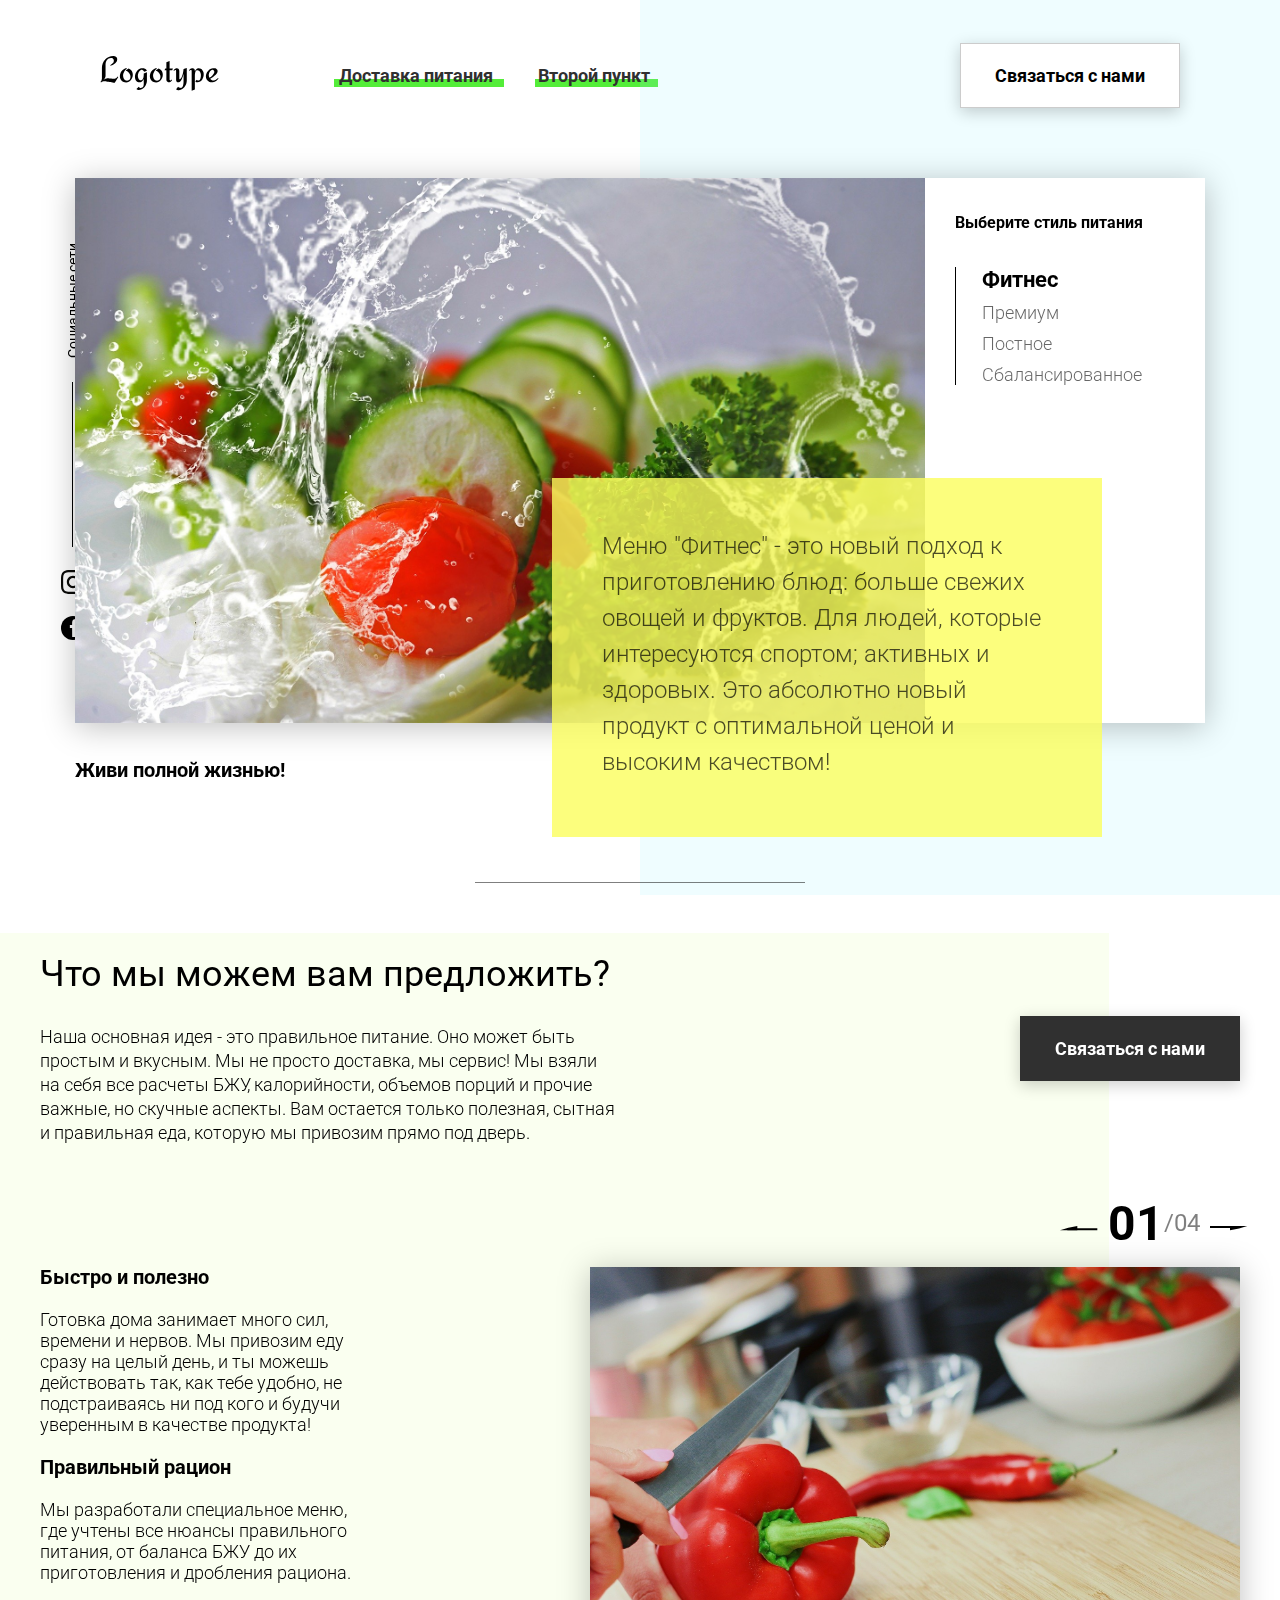
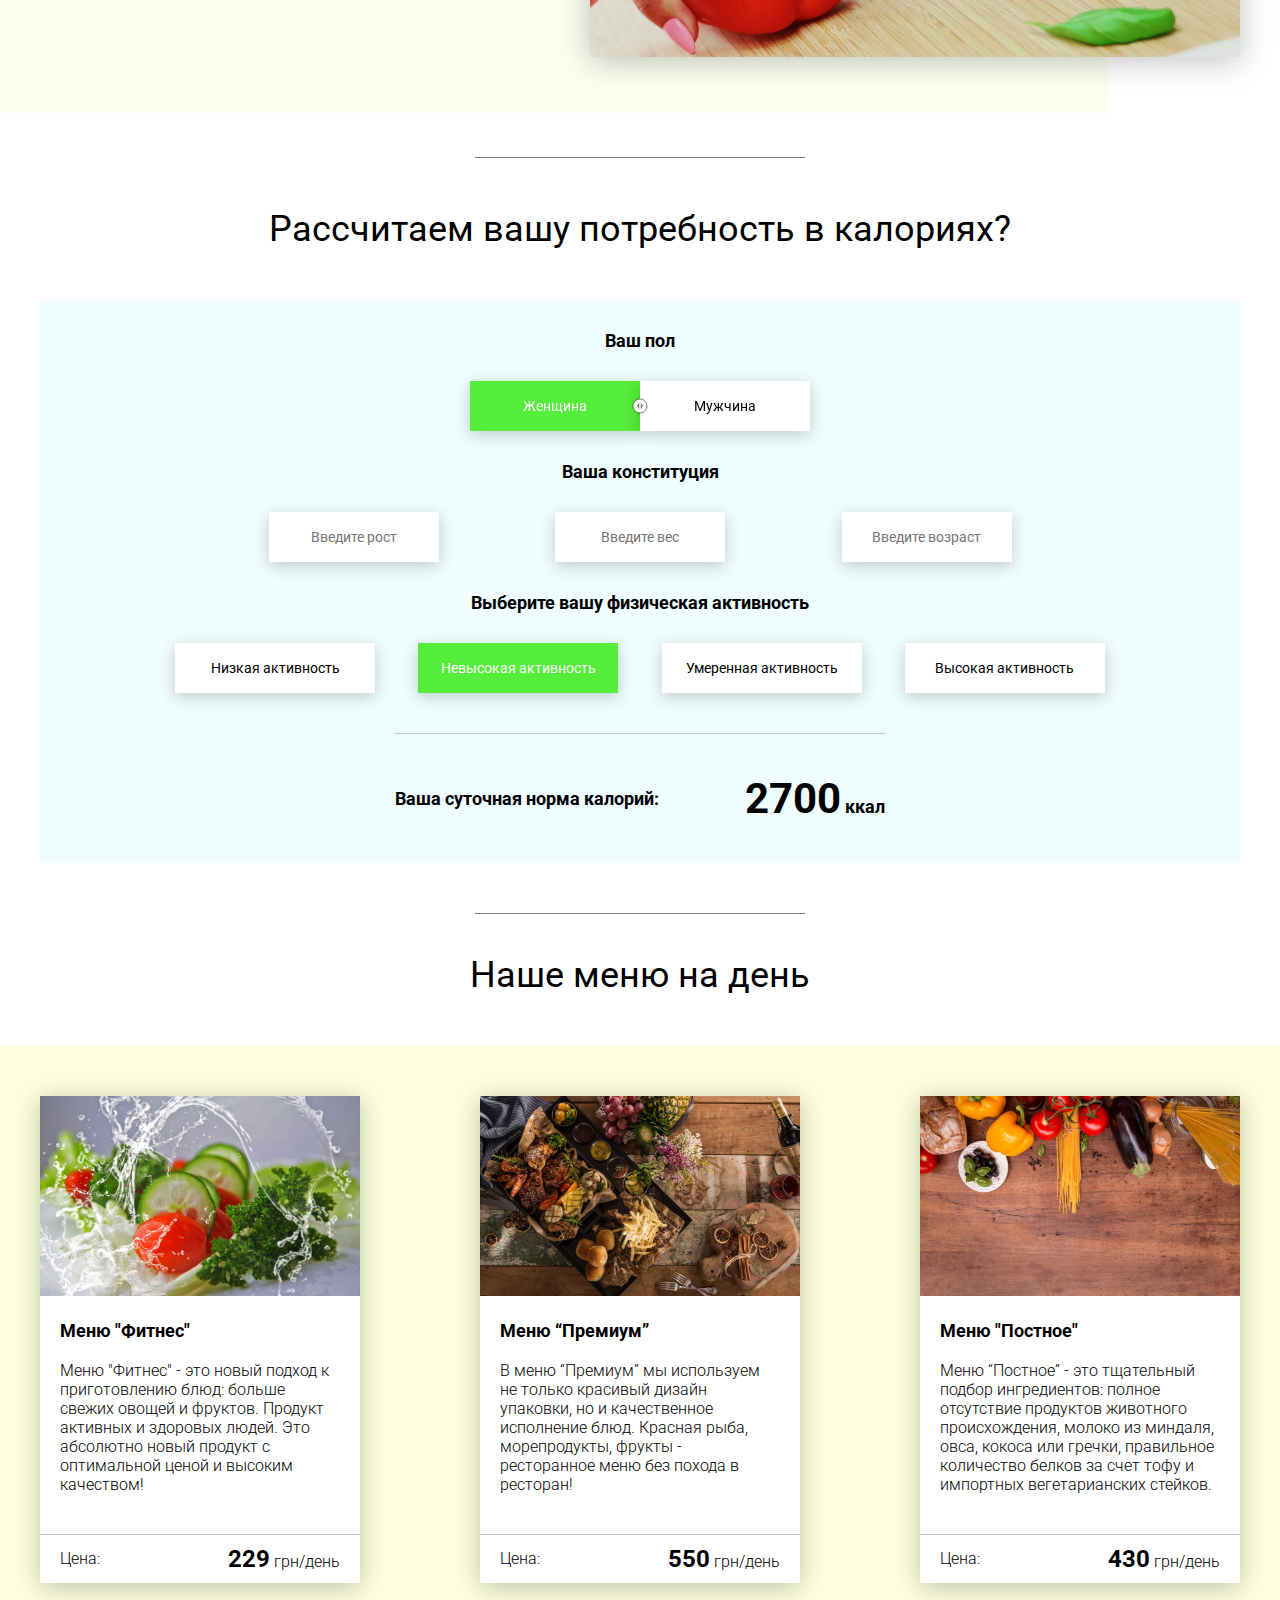
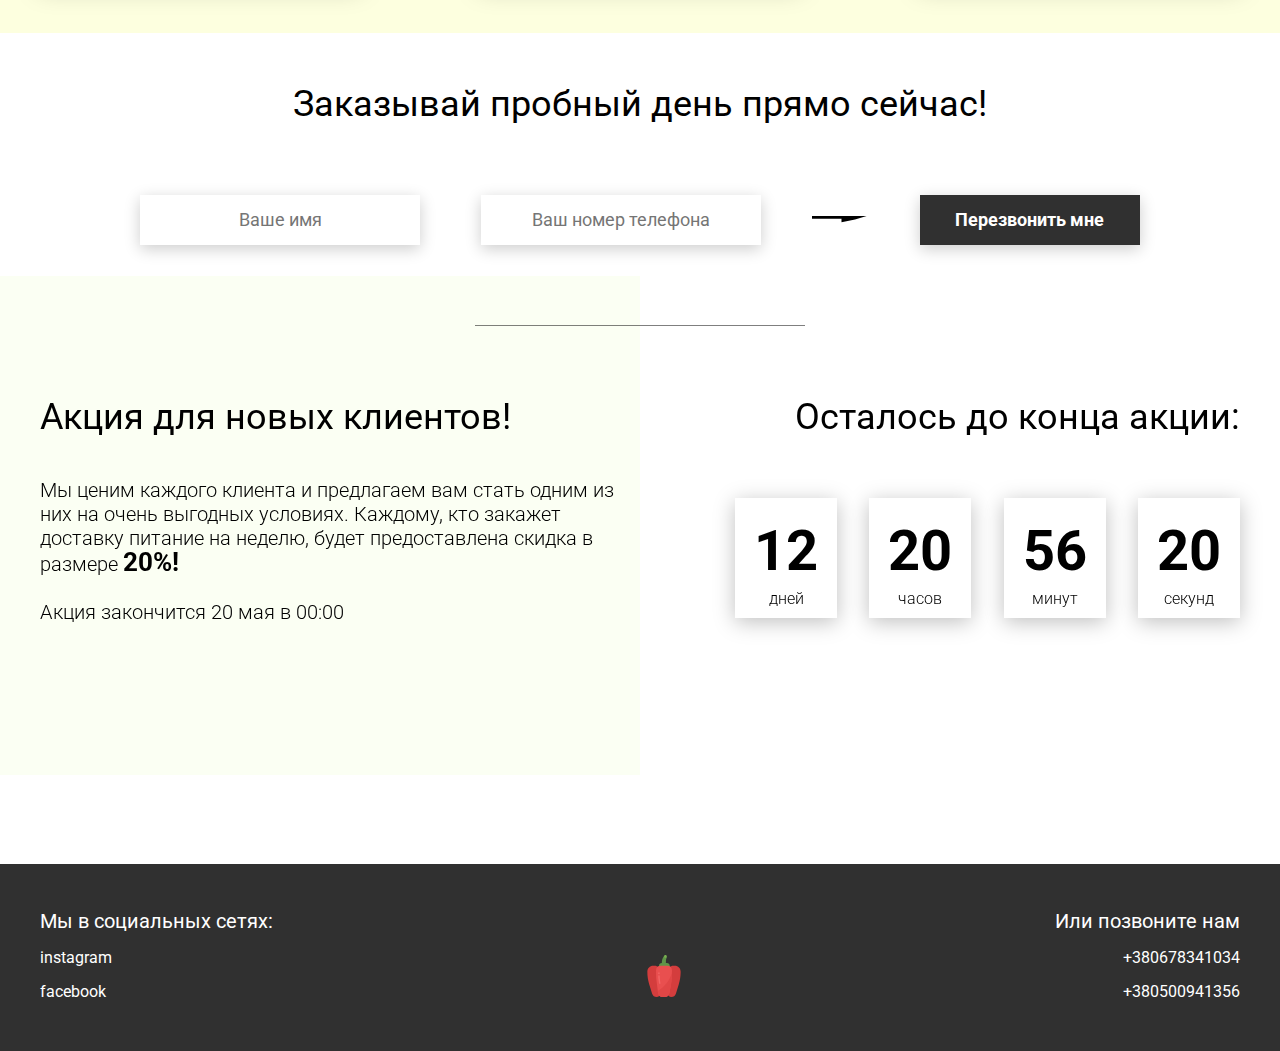
<file: Food_dist/index.html>
<!DOCTYPE html>
<html lang="en">
<head>
    <meta charset="UTF-8">
    <meta name="viewport" content="width=device-width, initial-scale=1.0">
    <title>Food</title>
    <link rel="stylesheet" href="./css/style.css">
</head>
<body>
    <header class="header">
        <div class="header__left-block">
            <div class="header__logo">
                <img src="icons/logo.svg" alt="Логотип">
            </div>
            <nav class="header__links">
                <a href="#delivery" class="header__link">Доставка питания</a>
                <a href="#secontPoint" class="header__link">Второй пункт</a>
            </nav>
        </div>
        <div class="header__right-block">
            <button data-modal class="btn btn_white">Связаться с нами</button>
        </div>
    </header>
    <div class="sidepanel">
        <div class="sidepanel__text"><span>Социальные сети</span></div>
        <div class="sidepanel__divider"></div>
        <a href="#" class="sidepanel__icon">
            <img src="icons/instagram.svg" alt="instagram">
        </a>
        <a href="#" class="sidepanel__icon">
            <img src="icons/facebook.svg" alt="facebook">
        </a>
    </div>

    <div class="preview">
        <div class="bgc_blue"></div>
        <div class="container">
            <div class="tabcontainer">
                <div class="tabcontent">
                    <img src="img/tabs/vegy.jpg" alt="vegy">
                    <div class="tabcontent__descr">
                        Меню "Фитнес" - это новый подход к приготовлению блюд: больше свежих овощей и фруктов. Для людей, которые интересуются спортом; активных и здоровых. Это абсолютно новый продукт с оптимальной ценой и высоким качеством!
                    </div>
                </div>
                <div class="tabcontent">
                    <img src="img/tabs/elite.jpg" alt="elite">
                    <div class="tabcontent__descr">
                        Меню “Премиум” - мы используем не только красивый дизайн упаковки, но и качественное исполнение блюд. Красная рыба, морепродукты, фрукты - ресторанное меню без похода в ресторан!                                     
                    </div>
                </div>
                <div class="tabcontent">
                    <img src="img/tabs/post.jpg" alt="post">
                    <div class="tabcontent__descr">
                        Наше специальное “Постное меню” - это тщательный подбор ингредиентов: полное отсутствие продуктов животного происхождения. Полная гармония с собой и природой в каждом элементе! Все будет Ом!                                     
                    </div>
                </div>
                <div class="tabcontent">
                    <img src="img/tabs/vegy.jpg" alt="vegy">
                    <div class="tabcontent__descr">
                        Меню "Сбалансированное" - это соответствие вашего рациона всем научным рекомендациям. Мы тщательно просчитываем вашу потребность в к/б/ж/у и создаем лучшие блюда для вас.
                    </div>
                </div>
                <div class="tabheader">
                    <h3>Выберите стиль питания</h3>
                    <div class="tabheader__items">
                        <div data-type="0" class="tabheader__item tabheader__item_active">Фитнес</div>
                        <div data-type="1" class="tabheader__item">Премиум</div>
                        <div data-type="2" class="tabheader__item">Постное</div>
                        <div data-type="3" class="tabheader__item">Сбалансированное</div>
                    </div>
                </div>
            </div>
            <div class="preview__life">Живи полной жизнью!</div>
        </div>
    </div>

    <div class="divider"></div>

    <div class="offer" id="secontPoint" >
        <div class="bgc_y"></div>
        <div class="container">
            <div class="offer__text">
                <h2 class="title">Что мы можем вам предложить?</h2>
                <div class="offer__descr">
                    Наша основная идея - это правильное питание. Оно может быть простым и вкусным. Мы не просто доставка, мы сервис! Мы взяли на себя все расчеты БЖУ, калорийности, объемов порций и прочие важные, но скучные аспекты. Вам остается только полезная, сытная и правильная еда, которую мы привозим прямо под дверь.
                </div>
            </div>
            <div class="offer__action">
                <button class="btn btn_dark">Связаться с нами</button>
            </div>
        </div>
        <div class="container">
            <div class="offer__advantages">
                <h2>Быстро и полезно</h2>
                <div class="offer__advantages-text">
                    Готовка дома занимает много сил, времени и нервов. Мы привозим еду сразу на целый день, и ты можешь действовать так, как тебе удобно, не подстраиваясь ни под кого и будучи уверенным в качестве продукта!
                </div>
                <h2>Правильный рацион</h2>
                <div class="offer__advantages-text">
                    Мы разработали специальное меню, где учтены все нюансы правильного питания, от баланса БЖУ до их приготовления и дробления рациона.
                </div>
            </div>
            <div class="offer__slider">
                <div class="offer__slider-counter">
                    <div class="offer__slider-prev">
                        <img src="icons/left.svg" alt="prev">
                    </div>
                    <span id="current">01</span>
                    /
                    <span id="total">04</span>
                    <div class="offer__slider-next">
                        <img src="icons/right.svg" alt="next">
                    </div>
                </div>
                <div class="offer__slider-wrapper">
                    <div class="offer__slide">
                        <img src="img/slider/pepper.jpg" alt="pepper">
                    </div>
                    <div class="offer__slide">
                        <img src="img/slider/food-12.jpg" alt="food">
                    </div>
                    <div class="offer__slide">
                        <img src="img/slider/olive-oil.jpg" alt="oil">
                    </div>
                    <div class="offer__slide">
                        <img src="img/slider/paprika.jpg" alt="paprika">
                    </div>
                </div>
            </div>
        </div>
    </div>

    <div class="divider"></div>

    <div class="calculating">
        <div class="container">
            <h2 class="title">Рассчитаем вашу потребность в калориях?
            </h2>
            <div class="calculating__field">
                <div class="calculating__subtitle">
                    Ваш пол
                </div>
                <div class="calculating__choose" id="gender">
                    <div data-g="woman" class="calculating__choose-item calculating__choose-item_active">Женщина</div>
                    <div data-g="man" class="calculating__choose-item">Мужчина</div>
                </div>

                <div class="calculating__subtitle">
                    Ваша конституция
                </div>
                <div class="calculating__choose calculating__choose_medium">
                    <input type="text" id="height" placeholder="Введите рост" class="calculating__choose-item">
                    <input type="text" id="weight" placeholder="Введите вес"  class="calculating__choose-item">
                    <input type="text" id="age" placeholder="Введите возраст" class="calculating__choose-item">
                </div>

                <div class="calculating__subtitle">
                    Выберите вашу физическая активность
                </div>
                <div class="calculating__choose calculating__choose_big">
                    <div data-act="1.375" class="calculating__choose-item">Низкая активность </div>
                    <div data-act="1.55"  class="calculating__choose-item calculating__choose-item_active">Невысокая активность</div>
                    <div data-act="1.7" class="calculating__choose-item">Умеренная активность</div>
                    <div data-act="1.9" class="calculating__choose-item">Высокая активность</div>
                </div>

                <div class="calculating__divider"></div>

                <div class="calculating__total">
                    <div class="calculating__subtitle">
                        Ваша суточная норма калорий:
                    </div>
                    <div class="calculating__result">
                        <span id="result">2700</span> ккал
                    </div>
                </div>
            </div>
        </div>
    </div>

    <div class="divider"></div>

    <div class="menu" id="delivery" >
        <h2 class="title">Наше меню на день</h2>

        <div class="menu__field">
            <div class="container">
                <div class="menu__item">
                    <img src="img/tabs/vegy.jpg" alt="vegy">
                    <h3 class="menu__item-subtitle">Меню "Фитнес"</h3>
                    <div class="menu__item-descr">Меню "Фитнес" - это новый подход к приготовлению блюд: больше свежих овощей и фруктов. Продукт активных и здоровых людей. Это абсолютно новый продукт с оптимальной ценой и высоким качеством!</div>
                    <div class="menu__item-divider"></div>
                    <div class="menu__item-price">
                        <div class="menu__item-cost">Цена:</div>
                        <div class="menu__item-total"><span>229</span> грн/день</div>
                    </div>
                </div>
                <div class="menu__item">
                    <img src="img/tabs/elite.jpg" alt="elite">
                    <h3 class="menu__item-subtitle">Меню “Премиум”</h3>
                    <div class="menu__item-descr">В меню “Премиум” мы используем не только красивый дизайн упаковки, но и качественное исполнение блюд. Красная рыба, морепродукты, фрукты - ресторанное меню без похода в ресторан!</div>
                    <div class="menu__item-divider"></div>
                    <div class="menu__item-price">
                        <div class="menu__item-cost">Цена:</div>
                        <div class="menu__item-total"><span>550</span> грн/день</div>
                    </div>
                </div>
                <div class="menu__item">
                    <img src="img/tabs/post.jpg" alt="post">
                    <h3 class="menu__item-subtitle">Меню "Постное"</h3>
                    <div class="menu__item-descr">Меню “Постное” - это тщательный подбор ингредиентов: полное отсутствие продуктов животного происхождения, молоко из миндаля, овса, кокоса или гречки, правильное количество белков за счет тофу и импортных вегетарианских стейков. </div>
                    <div class="menu__item-divider"></div>
                    <div class="menu__item-price">
                        <div class="menu__item-cost">Цена:</div>
                        <div class="menu__item-total"><span>430</span> грн/день</div>
                    </div>
                </div>
            </div>
        </div>
    </div>

    <div class="order">
        <div class="container">
            <div class="title">Заказывай пробный день прямо сейчас!</div>
            <form action="#" class="order__form">
                <input required placeholder="Ваше имя" name="name" type="text" class="order__input">
                <input required placeholder="Ваш номер телефона" name="phone" type="phone" class="order__input">
                <img src="icons/right.svg" alt="right">
                <button class="btn btn_dark btn_min">Перезвонить мне</button>
            </form>
        </div>
    </div>

    <div class="divider"></div>

    <div class="promotion">
        <div class="bgc_y"></div>
        <div class="container">
            <div class="promotion__text">
                <div class="title">Акция для новых клиентов!</div>
                <div class="promotion__descr">
                    Мы ценим каждого клиента и предлагаем вам стать одним из них на очень выгодных условиях. 
                    Каждому, кто закажет доставку питание на неделю, будет предоставлена скидка в размере <span>20%!</span>
                    <br><br>
                    Акция закончится 20 мая в 00:00
                </div>
            </div>
            <div class="promotion__timer">
                <div class="title">Осталось до конца акции:</div>
                <div class="timer">
                    <div class="timer__block">
                        <span id="days">12</span>
                        дней
                    </div>
                    <div class="timer__block">
                        <span id="hours">20</span>
                        часов
                    </div>
                    <div class="timer__block">
                        <span id="minutes">56</span>
                        минут
                    </div>
                    <div class="timer__block">
                        <span id="seconds">20</span>
                        секунд
                    </div>
                </div>
            </div>
        </div>
    </div>

    <footer class="footer">
        <div class="container">
            <div class="social">
                <div class="subtitle">Мы в социальных сетях:</div>
                <a href="#" class="link">instagram</a>
                <a href="#" class="link">facebook</a>
            </div>
            <div class="pepper">
                <img src="icons/veg.svg" alt="pepper">
            </div>
            <div class="call">
                <div class="subtitle">Или позвоните нам</div>
                <a href="#" class="link">+380678341034</a>
                <a href="#" class="link">+380500941356</a>
            </div>
        </div>
    </footer>

    <div class="modal">
        <div class="modal__dialog">
            <div class="modal__content">
                <form action="#">
                    <div data-close class="modal__close">&times;</div>
                    <div class="modal__title">Мы свяжемся с вами как можно быстрее!</div>
                    <input required placeholder="Ваше имя" name="name" type="text" class="modal__input">
                    <input required placeholder="Ваш номер телефона" name="phone" type="phone" class="modal__input">
                    <button class="btn btn_dark btn_min">Перезвонить мне</button>
                </form>
            </div>
        </div>
    </div>
    
    <script src="js/script.js"></script>
</body>
</html>
</file>
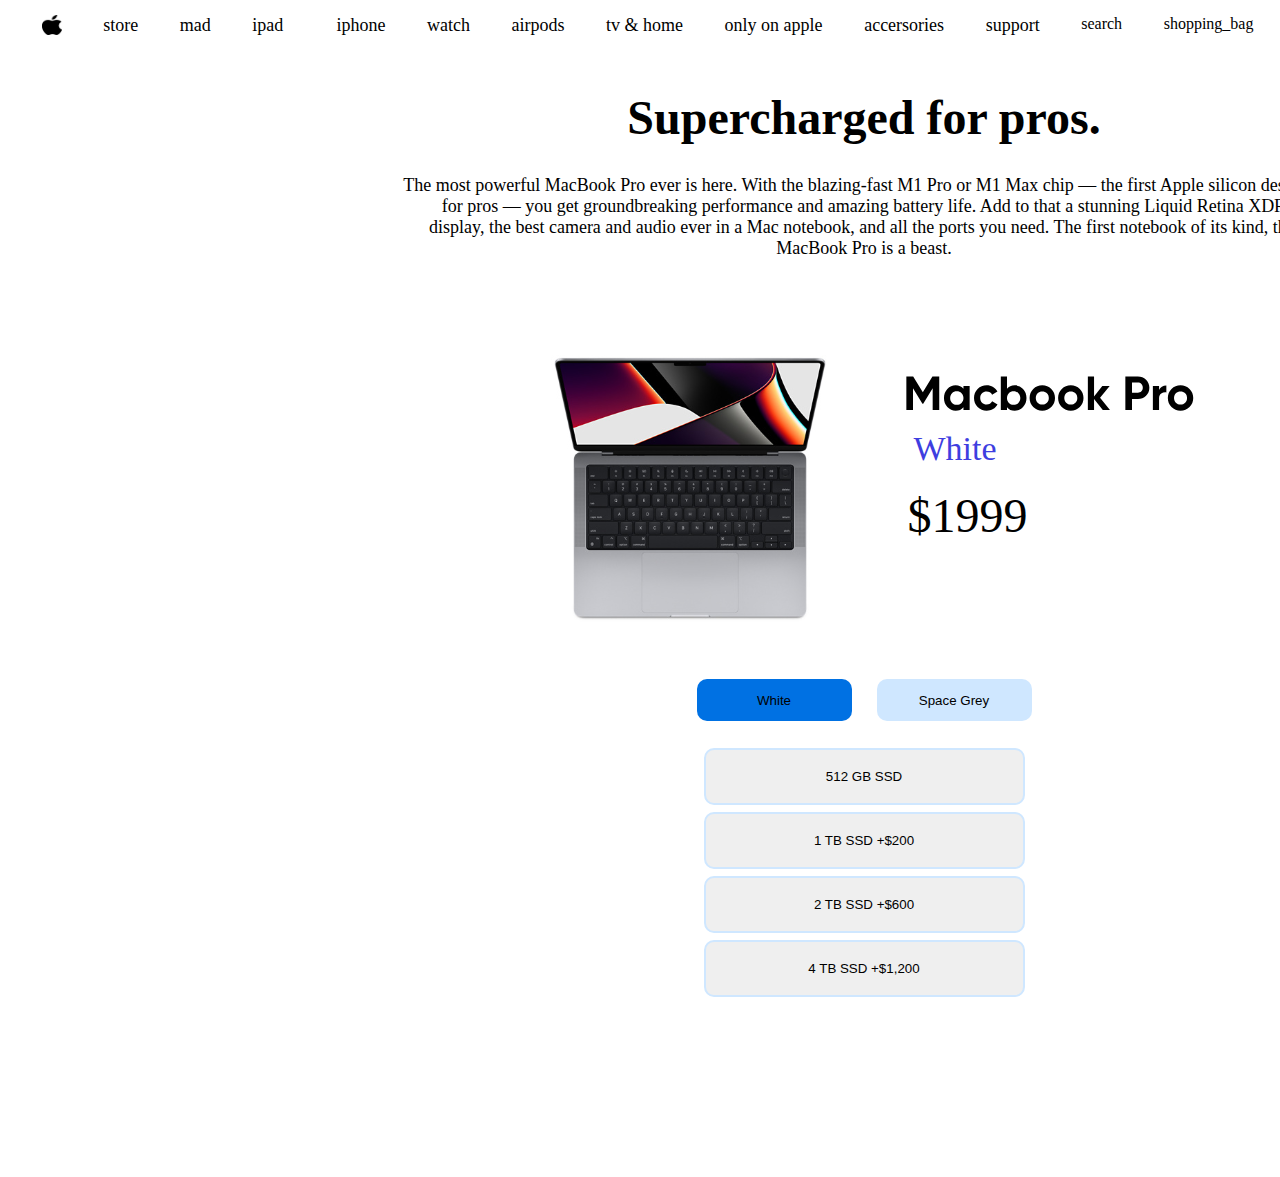
<file: MacBookApphone/MacBook/index.html>
<!DOCTYPE html>
<html lang="en">
<head>
    <meta charset="UTF-8">
    <meta http-equiv="X-UA-Compatible" content="IE=edge">
    <meta name="viewport" content="width=device-width, initial-scale=1.0">
    <link rel="stylesheet" href="./css/style.css">
    <link rel="icon" href="./icon/apple">
    <title>MacBook</title>
</head>
<body>

    <header>
        <div class="box-text-img">
             <img src="icon/s-l400.jpg" width="20px" height="20px" alt="">
             <p class="text">store</p>
             <p class="text">mad</p>
             <p class="text">ipad</p>
             <a href="../apple/index.html"><p class="text">iphone</p></a>
             <p class="text">watch</p>
             <p class="text">airpods</p>
             <p class="text">tv & home</p>
             <p class="text">only on apple</p>
             <p class="text">accersories</p>
             <p class="text">support</p>
             <span class="material-symbols-outlined">search</span>
             <span class="material-symbols-outlined">shopping_bag</span>
        </div> 
     </header>
    <div class="container">
            <h3>Supercharged for pros.</h3>
            <p>The most powerful MacBook Pro ever is here. With the blazing-fast M1 Pro or M1 Max chip — the first Apple silicon designed <br> for pros — you get groundbreaking performance and amazing battery life. Add to that a stunning Liquid Retina XDR <br> display, the best camera and audio ever in a Mac notebook, and all the ports you need. The first notebook of its kind, this <br> MacBook Pro is a beast.</p>
            <div class="main">
                <div class="left">
                    <img id="macbook-img" class="img" src="./img/mbp14-spacegray-select-202110 1.svg" alt="">
                </div>
                <div class="right">
                    <img class="right__img" src="./img/Macbook Pro.svg" alt="">
                    <p class="right__text">White</p>
                    <p id="price" class="money">$1999</p>
                </div>
            </div>
            
            <div class="block_but">
                <button class="but_white" onclick="updateColor('White')">White</button>
                <button class="but_grey" onclick="updateColor('Space Grey')">Space Grey</button>
            </div>
        <div class="btn">
            <button class="but" onclick="updatePrice(0)">512 GB SSD</button>
            <button class="but" onclick="updatePrice(200)">1 TB SSD  +$200</button>
            <button class="but" onclick="updatePrice(600)">2 TB SSD  +$600</button>
            <button class="but" onclick="updatePrice(1200)">4 TB SSD  +$1,200</button>
        </div>
    </div>

   
    <script src="./js/script.js"></script>
</body>
</html>
</file>
<file: Food_dist/css/style.css>
@import url(https://fonts.googleapis.com/css?family=Roboto:300,400,700&display=swap&subset=cyrillic-ext);

* {
    box-sizing: border-box;
    margin: 0;
    padding: 0;
    font-family: Roboto, sans-serif;
    scroll-behavior: smooth;
}

a {
    text-decoration: none
}

.btn {
    width: 220px;
    height: 65px;
    display: flex;
    justify-content: center;
    align-items: center;
    background-color: #fff;
    font-size: 18px;
    font-weight: 700;
    border: 1px solid rgba(0, 0, 0, .2);
    box-shadow: 0 4px 15px rgba(0, 0, 0, .2);
    cursor: pointer;
    transition: .3s all;
    outline: 0
}

.btn_white {
    background-color: #fff
}

.btn_dark {
    background-color: #303030;
    color: #fff;
    border: none
}

.btn_min {
    height: 50px
}

.btn:hover {
    box-shadow: 0 4px 30px rgba(0, 0, 0, .3)
}

.container {
    max-width: 1200px;
    margin: 0 auto
}

.divider {
    width: 330px;
    height: 1px;
    margin: 0 auto;
    background-color: rgba(0, 0, 0, .5)
}

.title {
    font-size: 36px;
    font-weight: 400
}

.header {
    display: flex;
    justify-content: space-between;
    align-items: center;
    height: 150px;
    padding: 0 100px
}

.header__left-block {
    display: flex;
    justify-content: space-between;
    min-width: 550px
}

.header__logo {
    max-width: 170px
}

.header__logo img {
    width: 100%
}

.header__links {
    display: flex;
    align-items: center
}

.header__link {
    position: relative;
    margin-right: 45px;
    font-weight: 700;
    font-size: 18px;
    color: #303030
}

.header__link:after {
    content: '';
    position: absolute;
    display: block;
    width: 110%;
    left: -3%;
    bottom: -1px;
    z-index: -1;
    height: 8px;
    background: #54ed39;
    
}

.header__link:last-child {
    margin-right: 0
}

.sidepanel {
    position: fixed;
    left: 60px;
    top: 240px;
    height: 400px;
    width: 25px;
    display: flex;
    flex-direction: column;
    justify-content: space-between;
    align-items: center
}

.sidepanel__text {
    width: 120px;
    height: 120px;
    font-size: 14px
}

.sidepanel__text span {
    display: flex;
    transform: rotate(-90deg) translateX(-50px)
}

.sidepanel__divider {
    width: 1px;
    height: 165px;
    background-color: #000
}

.sidepanel__icon {
    width: 24px;
    height: 24px
}

.sidepanel__icon img {
    width: 100%
}

.preview {
    padding: 28px 0 100px 0;
    position: relative
}

.preview__life {
    font-weight: 700;
    font-size: 20px;
    margin-left: 35px;
    margin-top: 35px
}

.bgc_blue {
    position: absolute;
    right: 0;
    top: -155px;
    width: 50vw;
    height: 900px;
    background: rgba(146, 242, 255, .15);
    z-index: -1
}

.tabcontainer {
    display: flex;
    width: 1130px;
    margin: 0 auto;
    box-shadow: 0 4px 30px rgba(0, 0, 0, .25)
}

.tabcontent {
    width: 850px;
    position: relative
}

.tabcontent img {
    width: 100%;
    height: 100%;
    object-fit: cover
}

.tabcontent__descr {
    position: absolute;
    top: 300px;
    right: -177px;
    width: 550px;
    height: 359px;
    background: rgba(251, 254, 93, .8);
    padding: 50px;
    font-size: 24px;
    font-weight: 300;
    line-height: 36px;
    color: rgba(0, 0, 0, .7)
}

.tabheader {
    width: 280px;
    padding: 35px 30px;
    background-color: #fff
}

.tabheader h3 {
    font-weight: 700;
    font-size: 16px
}

.tabheader__items {
    margin-top: 35px;
    padding-left: 26px;
    border-left: 1px solid #000
}

.tabheader__item {
    font-weight: 700;
    font-size: 18px;
    font-weight: 300;
    margin-top: 10px;
    color: rgba(0, 0, 0, .6);
    cursor: pointer;
    transition: .3s all
}

.tabheader__item_active {
    color: #000;
    font-size: 22px;
    font-weight: 700
}

.offer {
    padding: 70px 0 100px 0;
    position: relative
}

.offer .container {
    display: flex;
    justify-content: space-between
}

.offer .bgc_y {
    position: absolute;
    width: 1109px;
    height: 780px;
    background: rgba(243, 255, 222, .45);
    z-index: -1;
    top: 50px
}

.offer__text {
    width: 580px
}

.offer__descr {
    font-size: 18px;
    margin-top: 30px;
    font-weight: 300;
    line-height: 24px
}

.offer__action {
    display: flex;
    align-items: center;
    justify-content: flex-end
}

.offer__advantages {
    width: 330px;
    margin-top: 50px
}

.offer__advantages h2 {
    font-weight: 700;
    font-size: 20px;
    margin-top: 20px
}

.offer__advantages h2:first-child {
    margin-top: 70px
}

.offer__advantages-text {
    margin-top: 20px;
    font-size: 18px;
    font-weight: 300;
    line-height: 21px
}

.offer__slider {
    width: 650px;
    margin-top: 50px;
    display: flex;
    flex-direction: column;
    align-items: flex-end
}

.offer__slider-counter {
    display: flex;
    width: 180px;
    align-items: center;
    font-size: 24px;
    color: rgba(0, 0, 0, .5)
}

.offer__slider-wrapper {
    width: 100%;
    margin-top: 15px;
    box-shadow: 0 4px 30px rgba(0, 0, 0, .25)
}

.offer__slider-prev {
    margin-right: 10px;
    cursor: pointer
}

.offer__slider-next {
    margin-left: 10px;
    cursor: pointer
}

.offer__slider #current {
    font-size: 48px;
    font-weight: 700;
    color: #000
}

.offer__slide {
    width: 100%;
    height: 390px
}

.offer__slide img {
    width: 100%;
    height: 100%;
    object-fit: cover
}

.calculating {
    padding: 50px 0
}

.calculating .title {
    text-align: center
}

.calculating__field {
    width: 100%;
    margin-top: 50px;
    background: rgba(146, 242, 255, .15);
    padding: 30px 0 40px 0
}

.calculating__subtitle {
    text-align: center;
    font-size: 18px;
    font-weight: 700;
    margin-top: 30px
}

.calculating__subtitle:first-child {
    margin-top: 0
}

.calculating #gender:after {
    content: '';
    position: absolute;
    top: 50%;
    transform: translateY(-50%);
    display: block;
    width: 16px;
    height: 16px;
    background: url(../icons/switch.svg) center center/cover no-repeat
}

.calculating__choose {
    position: relative;
    display: flex;
    margin-top: 30px;
    justify-content: center
}

.calculating__choose-item {
    display: flex;
    align-items: center;
    justify-content: center;
    width: 170px;
    height: 50px;
    padding: 0 10px;
    background: #fff;
    box-shadow: 0 4px 15px rgba(0, 0, 0, .2);
    border: none;
    text-align: center;
    font-size: 14px;
    cursor: pointer;
    outline: 0;
    transition: .3s all
}
.calculating__choose-item_active {
    color: #fff;
    background-color: #54ed39
}

.calculating__choose_medium {
    width: 743px;
    justify-content: space-between;
    margin: 30px auto 0 auto
}

.calculating__choose_big {
    width: 930px;
    justify-content: space-between;
    margin: 30px auto 0 auto
}

.calculating__choose_big .calculating__choose-item {
    width: 200px
}

.calculating__divider {
    width: 490px;
    height: 1px;
    margin: 40px auto;
    background-color: rgba(0, 0, 0, .2)
}

.calculating__total {
    width: 490px;
    margin: 0 auto;
    display: flex;
    justify-content: space-between;
    align-items: center
}

.calculating__result {
    font-size: 18px;
    font-weight: 700
}

.calculating__result span {
    font-size: 42px
}

.menu {
    padding: 40px 0 50px 0
}

.menu .container {
    display: flex;
    justify-content: space-between;
    align-items: flex-start
}

.menu .title {
    text-align: center
}

.menu__field {
    margin-top: 50px;
    padding: 50px 0;
    width: 100%;
    background: rgba(249, 254, 126, .25)
}

.menu__item {
    width: 320px;
    min-height: 450px;
    background: #fff;
    box-shadow: 0 4px 25px rgba(0, 0, 0, .25);
    font-size: 16px;
    font-weight: 300
}

.menu__item img {
    width: 100%;
    height: 200px;
    object-fit: cover
}

.menu__item-subtitle {
    font-weight: 700;
    font-size: 18px;
    padding: 0 20px;
    margin-top: 20px
}

.menu__item-descr {
    margin-top: 20px;
    padding: 0 20px
}

.menu__item-divider {
    width: 100%;
    height: 1px;
    background-color: rgba(0, 0, 0, .25);
    margin-top: 40px
}

.menu__item-price {
    display: flex;
    justify-content: space-between;
    align-items: center;
    padding: 10px 20px
}

.menu__item-price span {
    font-size: 24px;
    font-weight: 700
}

.order {
    padding-bottom: 80px
}

.order .title {
    text-align: center
}

.order__form {
    margin-top: 70px;
    padding: 0 100px;
    display: flex;
    justify-content: space-between;
    align-items: center
}

.order__form img {
    transform: scale(1.5)
}

.order__input {
    width: 280px;
    height: 50px;
    background: #fff;
    box-shadow: 0 4px 15px rgba(0, 0, 0, .2);
    border: none;
    font-size: 18px;
    text-align: center;
    padding: 0 20px;
    outline: 0
}

.promotion {
    padding: 70px 0 240px 0;
    position: relative
}

.promotion .container {
    display: flex
}

.promotion .bgc_y {
    position: absolute;
    width: 50%;
    height: 499px;
    background: rgba(243, 255, 222, .35);
    z-index: -1;
    top: -50px;
    left: 0
}

.promotion__text {
    width: 50%
}

.promotion__descr {
    margin-top: 40px;
    font-size: 20px;
    line-height: 24px;
    font-weight: 300
}

.promotion__descr span {
    font-weight: 700;
    font-size: 26px
}

.promotion__timer {
    width: 50%
}

.promotion__timer .title {
    text-align: right
}

.promotion__timer .timer {
    margin-top: 60px;
    padding-left: 95px;
    display: flex;
    justify-content: space-between;
    align-items: center
}

.promotion__timer .timer__block {
    width: 102px;
    height: 120px;
    background: #fff;
    box-shadow: 0 4px 20px rgba(0, 0, 0, .25);
    font-size: 16px;
    font-weight: 300;
    text-align: center
}

.promotion__timer .timer__block span {
    display: block;
    margin-top: 20px;
    margin-bottom: 5px;
    font-size: 56px;
    font-weight: 700
}

.footer {
    min-height: 180px;
    background-color: #303030;
    padding: 45px 0 50px 0;
    color: #fff
}

.footer .container {
    height: 100%;
    display: flex;
    justify-content: space-between;
    align-items: flex-end
}

.footer .subtitle {
    font-size: 20px
}

.footer .link {
    display: block;
    margin-top: 15px;
    font-size: 16px;
    color: #fff
}

.footer .call {
    text-align: right
}

.modal {
    position: fixed;
    top: 0;
    left: 0;
    z-index: 1050;
    display: none;
    width: 100%;
    height: 100%;
    overflow: hidden;
    background-color: rgba(0, 0, 0, .5)
}

.modal__dialog {
    max-width: 500px;
    margin: 40px auto
}

.modal__content {
    position: relative;
    width: 100%;
    padding: 40px;
    background-color: #fff;
    border: 1px solid rgba(0, 0, 0, .2);
    border-radius: 4px;
    max-height: 80vh;
    overflow-y: auto
}

.modal__close {
    position: absolute;
    top: 8px;
    right: 14px;
    font-size: 30px;
    color: #000;
    opacity: .5;
    font-weight: 700;
    border: none;
    background-color: transparent;
    cursor: pointer
}

.modal__title {
    text-align: center;
    font-size: 22px;
    text-transform: uppercase
}

.modal__input {
    display: block;
    margin: 20px auto 20px auto;
    width: 280px;
    height: 50px;
    background: #fff;
    box-shadow: 0 4px 15px rgba(0, 0, 0, .2);
    border: none;
    font-size: 18px;
    text-align: center;
    padding: 0 20px;
    outline: 0
}

.modal .btn {
    display: block;
    width: 280px;
    margin: 0 auto
}

.show {
    display: block;
}

.hide {
    display: none;
}

.fade {
    animation-name: fade;
    animation-duration: 1.5s;
}

@keyframes fade {
    from {
        opacity: 0.1;
    }

    to {
        opacity: 1;
    }
}
</file>
<file: MacBookApphone/MacBook/css/style.css>
*{
    margin: 0 auto;
    box-sizing: border-box;
    padding: 0;
    cursor: pointer;
    text-decoration: none;
}
.container{
    height: 1117px;
    width: 1728px;
    border-radius: 15px;
}
h3{
    text-align: center;
    font-size: 48px;
    padding: 30px;
}
p{
    text-align: center;
    font-size: 18px;
}
.main{
    width: 400px;
    height: 400px;
    display: flex;
    justify-content: center;
    align-items: center;
    gap: 20px;
}
.img{
    margin-top: 63px;
    margin-left: 50px;
    transform: 3s ease;
}
.right__img{
    margin-right: 50px;
    margin-left: 40px;
}
.right__text{
    color: rgb(62, 62, 224);
    font-size: 34px;
    margin-right: 200px;
    margin-top: 15px;
}
.money{
    font-size: 48px;
    margin-top: 20px;
    margin-right: 175px;
}
.but_white{
    height: 42px;
    width: 155px;
    background: #0071E3;
    border-radius: 10px;
    border: 0;
}
.but_grey{
    height: 42px;
    width: 155px;
    background: #CFE7FF;
    border-radius: 10px;
    border: 0;
}
.block_but{
    width: 400px;
    display: flex;
    align-items: center;
    justify-content: center;
    padding: 20px;
}
.but{
    box-sizing: border-box;
    width: 321px;
    height: 57px;
    border: 2px solid #CFE7FF;
    border-radius: 10px;
    margin-top: 7px;
}
.btn{
    display: grid;
    align-items: center;
    justify-content: center;
}
.box-text-img{
    display: flex ;
    padding: 15px;
    margin-left: 15px;
    justify-content: center;
}
header{
    width: 100%;
    height: 60px;
    background-color: #FFFFFF;
}
.text{
    margin-left: 30px;
    color: #000000;
}
.material-symbols-outlined{
    margin-left: 30px;
}
</file>
